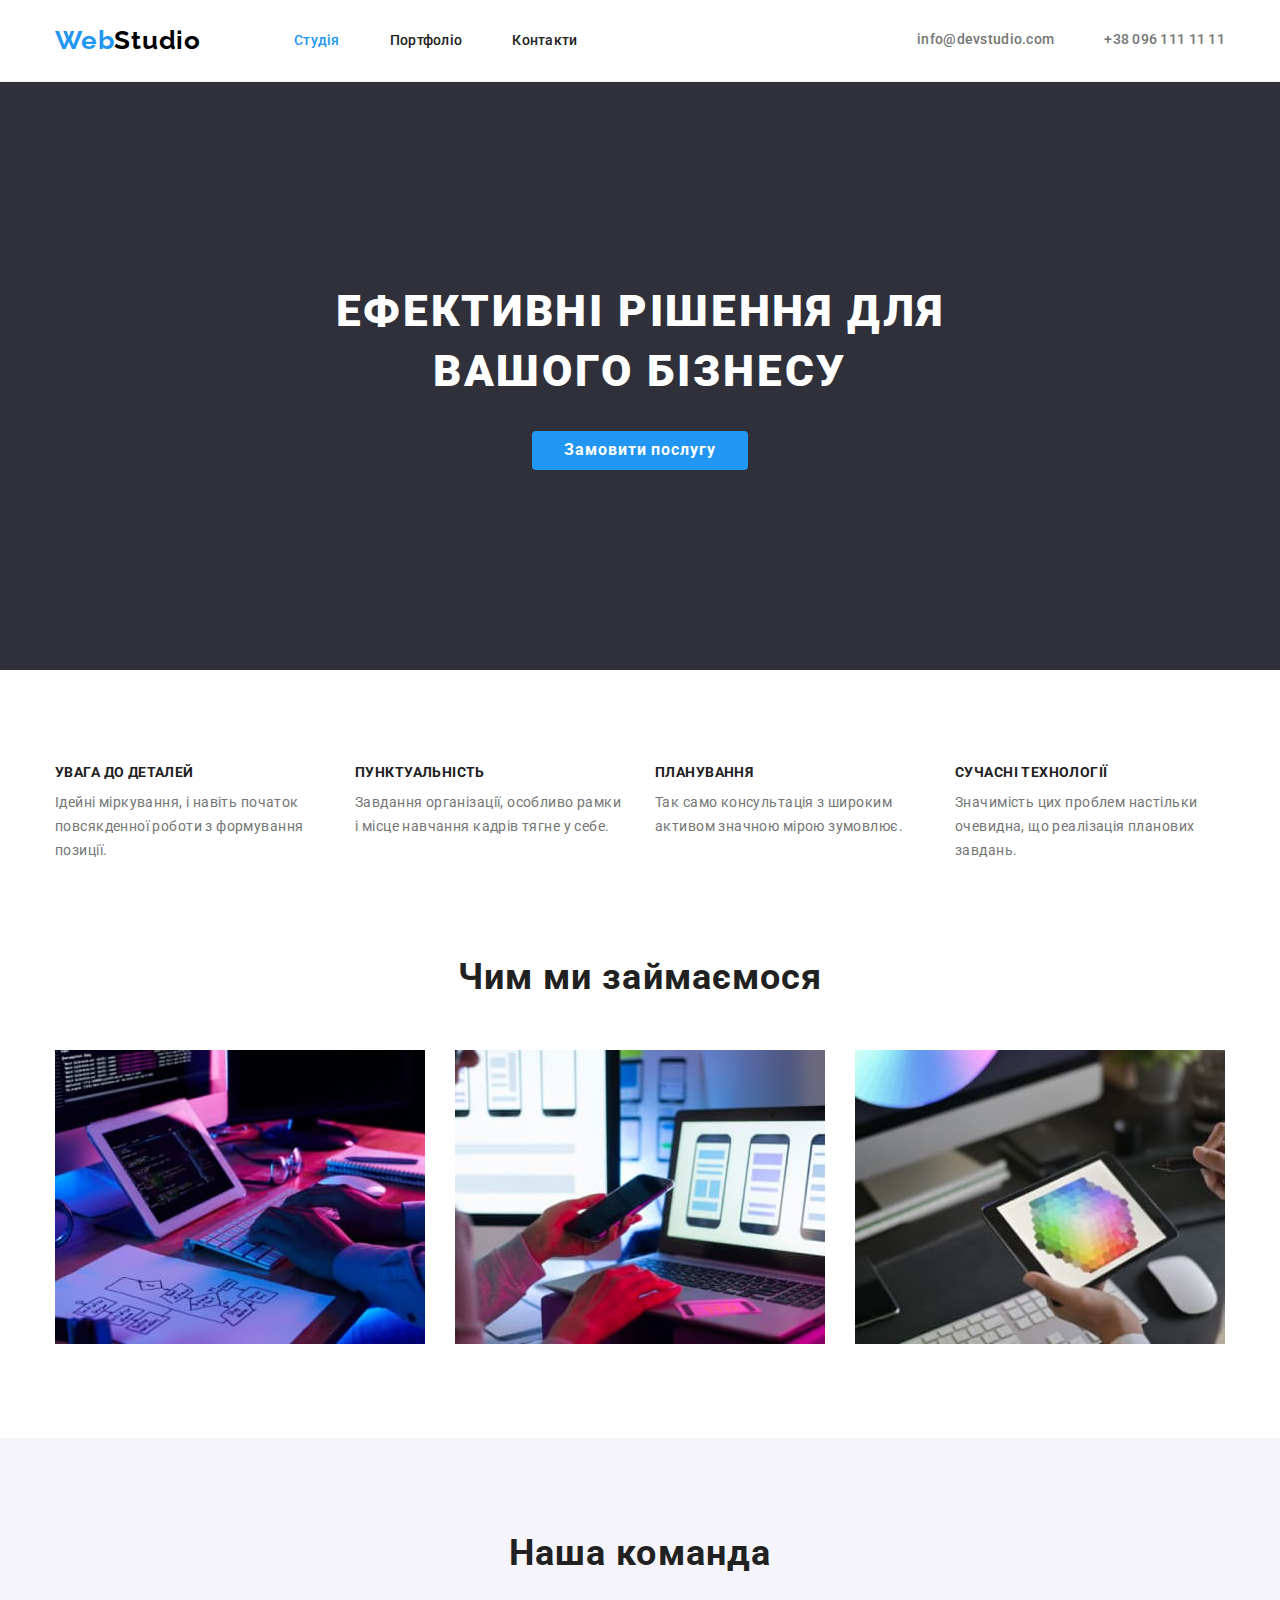
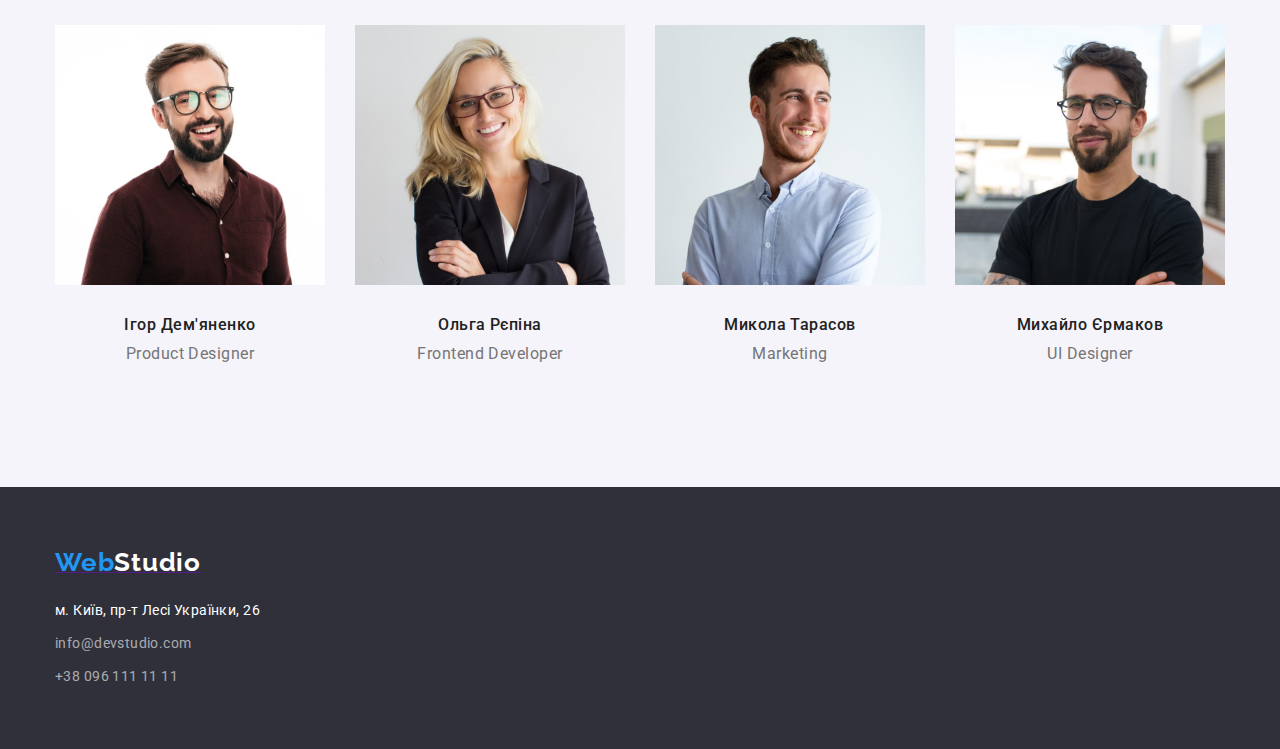
<file: index.html>
<!DOCTYPE html>
<html lang="uk">
  <head>
    <meta charset="UTF-8" />
    <meta name="viewport" content="width=device-width, initial-scale=1.0" />
    <title>Студія</title>
    <link rel="preconnect" href="https://fonts.googleapis.com" />
    <link rel="preconnect" href="https://fonts.gstatic.com" crossorigin />
    <link
      href="https://fonts.googleapis.com/css2?family=Raleway:wght@700&family=Roboto:wght@400;500;700;900&display=swap"
      rel="stylesheet"
    />
    <link
      rel="stylesheet"
      href="https://cdnjs.cloudflare.com/ajax/libs/modern-normalize/2.0.0/modern-normalize.min.css"
    />
    <link rel="stylesheet" href="./css/styles.css" />
  </head>
  <body>
    <!--Заголовок-->
    <header class="header">
      <div class="container header-flex">
        <nav class="header-flex">
          <a href="./index.html" class="logo list">
            <span class="logo-accent">Web</span>Studio
          </a>
          <ul class="site-nav list">
            <li class="item">
              <a href="./index.html" class="current">Студія</a>
            </li>
            <li class="item"><a href="./portfolio.html">Портфоліо</a></li>
            <li class="item"><a href="">Контакти</a></li>
          </ul>
        </nav>
        <ul class="contacts list">
          <li class="item">
            <a href="mailto:info@devstudio.com">info@devstudio.com</a>
          </li>
          <li class="item">
            <a href="tel:+380961111111">+38 096 111 11 11</a>
          </li>
        </ul>
      </div>
    </header>

    <!--Основная часть-->
    <main>
      <section class="main-section">
        <div class="container">
          <h1 class="main-header">Ефективні рішення для вашого бізнесу</h1>
          <button type="button" class="button">Замовити послугу</button>
        </div>
      </section>
      <section class="advantages">
        <div class="container">
          <h2 class="visually-hidden">Преимущества</h2>
          <ul class="list advantages-flex">
            <li class="item-adv">
              <h3 class="h3-advantages">УВАГА ДО ДЕТАЛЕЙ</h3>
              <p>
                Ідейні міркування, і навіть початок повсякденної роботи з
                формування позиції.
              </p>
            </li>
            <li class="item-adv">
              <h3 class="h3-advantages">ПУНКТУАЛЬНІСТЬ</h3>
              <p>
                Завдання організації, особливо рамки і місце навчання кадрів
                тягне у себе.
              </p>
            </li>
            <li class="item-adv">
              <h3 class="h3-advantages">ПЛАНУВАННЯ</h3>
              <p>
                Так само консультація з широким активом значною мірою зумовлює.
              </p>
            </li>
            <li class="item-adv">
              <h3 class="h3-advantages">СУЧАСНІ ТЕХНОЛОГІЇ</h3>
              <p>
                Значимість цих проблем настільки очевидна, що реалізація
                планових завдань.
              </p>
            </li>
          </ul>
        </div>
      </section>
      <section class="work">
        <div class="container">
          <h2 class="h2-work">Чим ми займаємося</h2>
          <ul class="list item-flex">
            <li class="flex-element">
              <img src="./images/work1.jpg" alt="Вёрстка" width="370" />
            </li>
            <li class="flex-element">
              <img src="./images/work2.jpg" alt="Разработка" width="370" />
            </li>
            <li class="flex-element">
              <img src="./images/work3.jpg" alt="Дизайн" width="370" />
            </li>
          </ul>
        </div>
      </section>
      <section class="team">
        <div class="container">
          <h2 class="h2-team">Наша команда</h2>
          <ul class="list flex-team">
            <li class="team-element">
              <img src="./images/igor.jpg" alt="Ігор" width="270" />
              <div class="team-label">
                <h3 class="h3-team">Ігор Дем'яненко</h3>
                <p class="label">Product Designer</p>
              </div>
            </li>
            <li class="team-element">
              <img src="./images/olga.jpg" alt="Ольга" width="270" />
              <div class="team-label">
                <h3 class="h3-team">Ольга Рєпіна</h3>
                <p class="label">Frontend Developer</p>
              </div>
            </li>
            <li class="team-element">
              <img src="./images/mykola.jpg" alt="Микола" width="270" />
              <div class="team-label">
                <h3 class="h3-team">Микола Тарасов</h3>
                <p class="label">Marketing</p>
              </div>
            </li>
            <li class="team-element">
              <img src="./images/myhailo.jpg" alt="Михайло" width="270" />
              <div class="team-label">
                <h3 class="h3-team">Михайло Єрмаков</h3>
                <p class="label">UI Designer</p>
              </div>
            </li>
          </ul>
        </div>
      </section>
    </main>

    <!--Футер-->
    <footer class="footer">
      <div class="container">
        <a href="" class="logo-ft list">
          <span class="logo logo-accent">Web</span
          ><span class="logo logo-footer">Studio</span>
        </a>
        <address class="address list">
          м. Київ, пр-т Лесі Українки, 26
          <a href="mailto:info@devstudio.com">info@devstudio.com</a>
          <a href="tel:+380961111111">+38 096 111 11 11</a>
        </address>
      </div>
    </footer>
  </body>
</html>
</file>
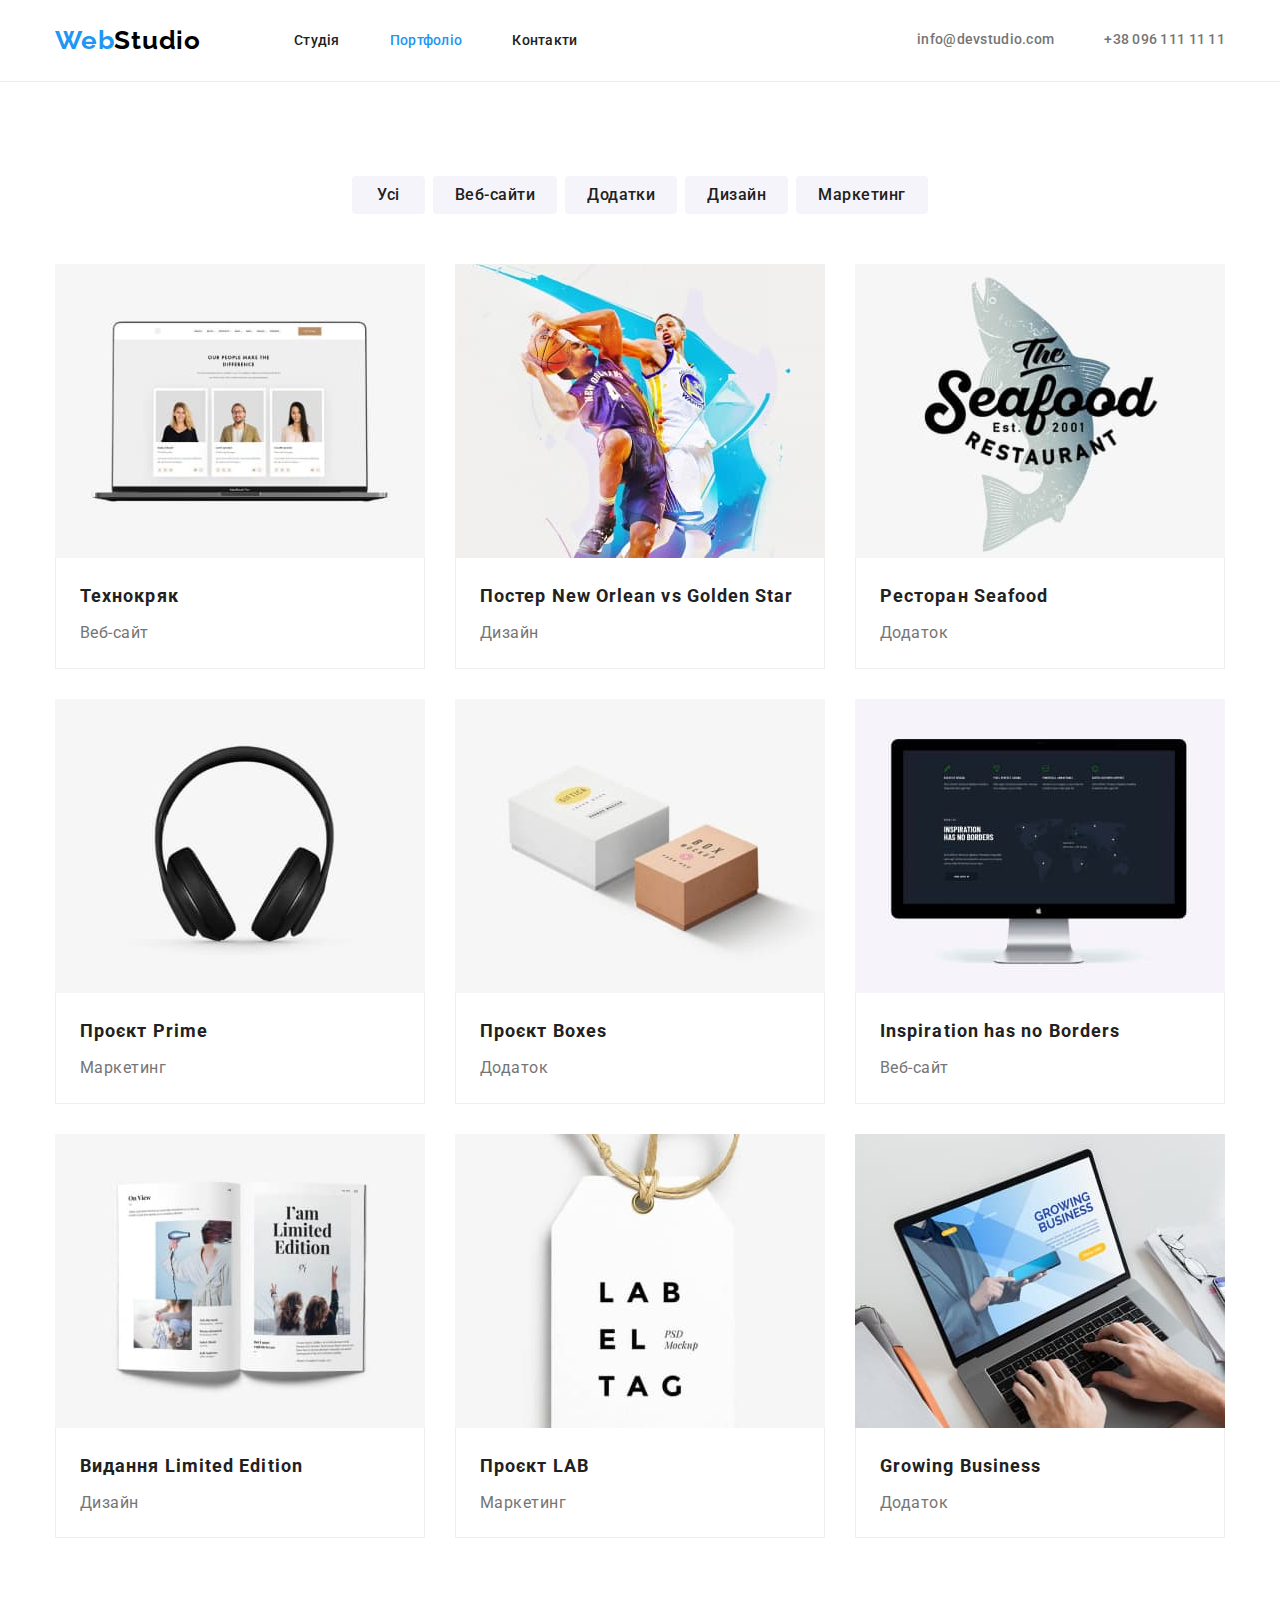
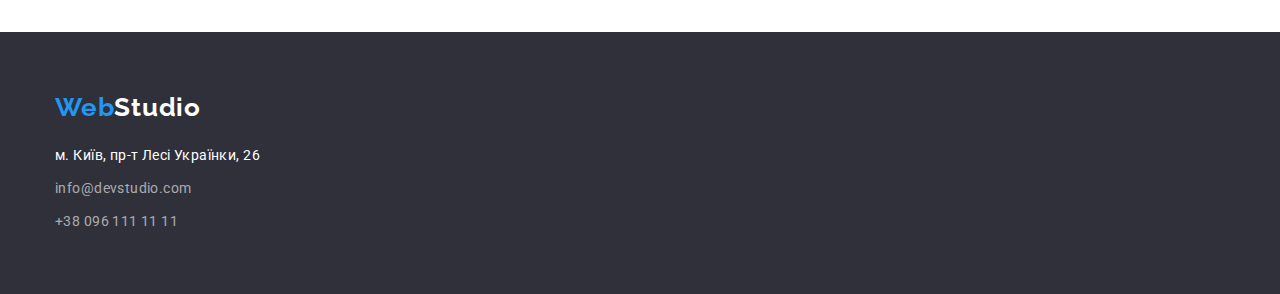
<file: portfolio.html>
<!DOCTYPE html>
<html lang="uk">
  <head>
    <meta charset="UTF-8" />
    <meta name="viewport" content="width=device-width, initial-scale=1.0" />
    <title>Портфоліо</title>
    <link rel="preconnect" href="https://fonts.googleapis.com" />
    <link rel="preconnect" href="https://fonts.gstatic.com" crossorigin />
    <link
      href="https://fonts.googleapis.com/css2?family=Raleway:wght@700&family=Roboto:wght@400;500;700;900&display=swap"
      rel="stylesheet"
    />
    <link
      rel="stylesheet"
      href="https://cdnjs.cloudflare.com/ajax/libs/modern-normalize/2.0.0/modern-normalize.min.css"
    />
    <link rel="stylesheet" href="./css/styles.css" />
  </head>
  <body>
    <!--Заголовок-->
    <header class="header">
      <div class="container header-flex">
        <nav class="header-flex">
          <a href="./index.html" class="logo list">
            <span class="logo-accent">Web</span>Studio
          </a>
          <ul class="site-nav list">
            <li class="item">
              <a href="./index.html">Студія</a>
            </li>
            <li class="item">
              <a href="./portfolio.html" class="current">Портфоліо</a>
            </li>
            <li class="item"><a href="">Контакти</a></li>
          </ul>
        </nav>
        <ul class="contacts list">
          <li class="item">
            <a href="mailto:info@devstudio.com">info@devstudio.com</a>
          </li>
          <li class="item">
            <a href="tel:+380961111111">+38 096 111 11 11</a>
          </li>
        </ul>
      </div>
    </header>

    <!--Основная часть-->
    <main>
      <section class="examples">
        <h1 class="visually-hidden">Примеры</h1>
        <div class="container">
          <ul class="button-portfolio list">
            <li class="button-flex">
              <button type="button" class="item-button first">Усі</button>
            </li>
            <li class="button-flex">
              <button type="button" class="item-button">Веб-сайти</button>
            </li>
            <li class="button-flex">
              <button type="button" class="item-button">Додатки</button>
            </li>
            <li class="button-flex">
              <button type="button" class="item-button">Дизайн</button>
            </li>
            <li class="button-flex">
              <button type="button" class="item-button">Маркетинг</button>
            </li>
          </ul>
          <ul class="list item-flex">
            <li class="flex-element">
              <a href="" class="none-decor">
                <img src="./images/notebook.jpg" alt="Ноутбук" width="370" />
                <div class="portfolio-label">
                  <h2 class="h2-portfolio">Технокряк</h2>
                  <p class="chapter">Веб-сайт</p>
                </div>
              </a>
            </li>
            <li class="flex-element">
              <a href="" class="none-decor">
                <img
                  src="./images/basketball.jpg"
                  alt="Баскетбол"
                  width="370"
                />
                <div class="portfolio-label">
                  <h2 class="h2-portfolio">Постер New Orlean vs Golden Star</h2>
                  <p class="chapter">Дизайн</p>
                </div>
              </a>
            </li>
            <li class="flex-element">
              <a href="" class="none-decor">
                <img src="./images/logo.jpg" alt="Логотип" width="370" />
                <div class="portfolio-label">
                  <h2 class="h2-portfolio">Ресторан Seafood</h2>
                  <p class="chapter">Додаток</p>
                </div>
              </a>
            </li>
            <li class="flex-element">
              <a href="" class="none-decor">
                <img src="./images/headphones.jpg" alt="Наушники" width="370" />
                <div class="portfolio-label">
                  <h2 class="h2-portfolio">Проєкт Prime</h2>
                  <p class="chapter">Маркетинг</p>
                </div>
              </a>
            </li>
            <li class="flex-element">
              <a href="" class="none-decor">
                <img src="./images/boxes.jpg" alt="Коробки" width="370" />
                <div class="portfolio-label">
                  <h2 class="h2-portfolio">Проєкт Boxes</h2>
                  <p class="chapter">Додаток</p>
                </div>
              </a>
            </li>
            <li class="flex-element">
              <a href="" class="none-decor">
                <img src="./images/monitor.jpg" alt="Монитор" width="370" />
                <div class="portfolio-label">
                  <h2 class="h2-portfolio">Inspiration has no Borders</h2>
                  <p class="chapter">Веб-сайт</p>
                </div>
              </a>
            </li>
            <li class="flex-element">
              <a href="" class="none-decor">
                <img src="./images/book.jpg" alt="Книга" width="370" />
                <div class="portfolio-label">
                  <h2 class="h2-portfolio">Видання Limited Edition</h2>
                  <p class="chapter">Дизайн</p>
                </div>
              </a>
            </li>
            <li class="flex-element">
              <a href="" class="none-decor">
                <img src="./images/label.jpg" alt="Бирка" width="370" />
                <div class="portfolio-label">
                  <h2 class="h2-portfolio">Проєкт LAB</h2>
                  <p class="chapter">Маркетинг</p>
                </div>
              </a>
            </li>
            <li class="flex-element">
              <a href="" class="none-decor">
                <img src="./images/business.jpg" alt="Бизнес" width="370" />
                <div class="portfolio-label">
                  <h2 class="h2-portfolio">Growing Business</h2>
                  <p class="chapter">Додаток</p>
                </div>
              </a>
            </li>
          </ul>
        </div>
      </section>
    </main>

    <!--Футер-->
    <footer class="footer">
      <div class="container">
        <div class="logo-ft">
          <a href="" class="logo list">
            <span class="logo-accent">Web</span
            ><span class="logo-footer">Studio</span>
          </a>
        </div>
        <address class="address list">
          м. Київ, пр-т Лесі Українки, 26
          <a href="mailto:info@devstudio.com">info@devstudio.com</a>
          <a href="tel:+380961111111">+38 096 111 11 11</a>
        </address>
      </div>
    </footer>
  </body>
</html>
</file>
<file: css/styles.css>
/* Глобальные переменные */
:root {
    /* Основной цвет фона */
    --bkg-color: #ffffff;
    /* Цвет фона заголовков */
    --bkg-header: #2F303A;
    /* Вспомогательный цвет фона */
    --bkg-aux: #F5F4FA;
    /* Основной цвет текста */
    --color: #757575;
    /* Базовый цвет логотипа */
    --color-logo: #000000;
    /* Белый цвет */
    --color-white: #ffffff;
    /* Цвет заголовков */
    --color-header: #212121;
    /* Цвет акцента */
    --color-accent: #2196F3;
    /* Цвет контактов в футере */
    --footer-contacts: rgba(255, 255, 255, 0.60);
    /* Цвет разделителя */
    --line: #ececec;
    /* Цвет бордера карточек */
    --color-border: #eeeeee;
}

html {
    box-sizing: border-box;
}

*,
*::before,
*::after {
    box-sizing: inherit;
}

body {
    /* Основной цвет фона */
    background-color: var(--bkg-color); 
    /* Основной цвет текста */
    color: var(--color);
    /* Параметры шрифта */
    font-family: Roboto, sans-serif;
    font-size: 14px;
    font-weight: 400;
    line-height: 1.71;
    letter-spacing: 0.42px;
    /* Сброс отступов */
    margin: 0;
}

/* Общая стилизация заголовков */
h2,
h3 {
    color: var(--color-header);
    background-color: transparent;
    margin-top: 0px;
    margin-bottom: 10px;
}

img {
    display: block;
}

/* Стили контейнера */
.container {
    width: 1200px;
    margin-left: auto;
    margin-right: auto;
    padding-left: 15px;
    padding-right: 15px;
}

/* Стиль для сброса настроек */
.list,
li > p
    {
    list-style: none;
    padding: 0px;
    margin: 0px;
}

/* Нижняя линия в хедере */
.header {
    border-bottom: 1px solid #ececec;
}

.main-section .container {
    width: 698px;
}

/* Стиль для сброса подчёркивания ссылок */
.none-decor {
    text-decoration: none;
}

/* Стилизация логотипа */
.logo {
    color: var(--color-logo);

    text-decoration: none;
    font-family: Raleway, sans-serif;
    font-size: 26px;
    font-style: normal;
    font-weight: 700;
    line-height: 1.2;
    letter-spacing: 0.78px;
    margin-right: 93px;
}

.logo-accent {
    color: var(--color-accent);
}

.logo.logo-accent,
.logo.logo-footer {
    margin-right: 0;
}

/* Стилизация навигации по сайту */
.site-nav {
    display: flex;
}
/* Правый отступ для меню, кроме крайнего пункта */
.site-nav .item:not(:last-child) {
    margin-right: 50px;
}

.site-nav a {
    display: block;

    color: var(--color-header);
    text-decoration: none;

    font-weight: 500;
    line-height: 1.2;
    letter-spacing: 0.28px;

    padding-top: 32px;
    padding-bottom: 32px;
}

.site-nav a:hover,
.site-nav a:focus,
.site-nav a.current {
    color: var(--color-accent);

    font-weight: 500;
    line-height: 1.2;
    letter-spacing: 0.28px;
}

/* Стилизация контактов */
.contacts {
    display: flex;
    margin-left: auto;
}
/* Правый отступ для ссылок, кроме крайнего */
.contacts .item:not(:last-child) {
    margin-right: 50px;
}

.contacts a {
    color: var(--color);
    text-decoration: none;

    font-weight: 500;
    line-height: 1.2;
    letter-spacing: 0.28px;
}

.contacts a:hover,
.contacts a:focus {
    color: var(--color-accent);
}

.header-flex {
    display: flex;
    align-items: center;
}

/* Стилизация главной секции */
.main-section {
    color: var(--color-white);
    background-color: var(--bkg-header);
    text-align: center;
    padding-top: 200px;
    padding-bottom: 200px;
}

/* Стилизация заголовка главной секции */
.main-header {
    font-size: 44px;
    font-weight: 900;
    line-height: 1.36;
    letter-spacing: 2.64px;
    text-transform: uppercase;
    margin-top: 0px;
    margin-bottom: 30px;
}

/* Стиль для кнопки в первой секции */
.button {
    display: inline-block;

    color: var(--color-white);
    background-color: var(--color-accent);

    text-align: center;
    font-size: 16px;
    font-weight: 700;
    line-height: 1.87x;
    letter-spacing: 0.96px;

    border-radius: 4px;
    border: 0px;
    padding: 10px 32px;
    min-width: 216px;
}

.button:active {
    color: var(--color-accent);
    background-color: var(--color-white);
}

/* Стилизация секций */
.visually-hidden {
    position: fixed;
    transform: scale(0);
}

.advantages
    {
    background-color: var(--bkg-color);
    padding-top: 94px;
    padding-bottom: 0px;
}

.advantages-flex {
    display: flex;
    justify-items: space-between;
}

.item-adv {
    width: 270px;
    margin-right: 30px;
    justify-content: space-between;
}

.item-adv:last-child {
    margin-right: 0;
}

.work {
    background-color: var(--bkg-color);
    padding-top: 94px;
    padding-bottom: 94px;
}

.h3-advantages {
    font-weight: 700;
    font-size: 14px;
    line-height: 1.2;
    text-transform: uppercase;
}

.flex-hight {
    height: 294px;
}

.h2-work,
.h2-team {
    text-align: center;
    font-size: 36px;
    font-weight: 700;
    line-height: 1.2;
    letter-spacing: 1.08px;

    margin-bottom: 50px;
}

.team {
    background-color: var(--bkg-aux);
    padding-top: 94px;
    padding-bottom: 94px;
}

.h3-team {    
    font-size: 16px;
    font-weight: 500;
    line-height: normal;
    letter-spacing: 0.48px;
}

.team-label {
    padding-top: 30px;
    padding-bottom: 30px;
}

.flex-team {
    display: flex;
    text-align: center;
}

.team-element {
    width: 270px;
    margin-right: 30px;
}

.team-element:last-child {
    margin-right: 0;
}

.label {
    font-size: 16px;
    letter-spacing: 0.48px;
    line-height: normal;
    margin: 0;
}

/* Стиль футера */
.footer {
    background-color: var(--bkg-header);
    padding-top: 60px;
    padding-bottom: 60px;
}

.logo-ft {
    display: block;
    margin-bottom: 20px;
}

.address {
    color: var(--color-white);
    font-style: normal;    
}

.address a {
    display: block;
    color: var(--footer-contacts);
    text-decoration: none;
    margin-top: 9px;
}

.address a:hover,
.address a:focus {
    color: var(--color-accent);
}

.logo-footer {
    color: var(--color-white);
}

/* --- СТИЛИ СТРАНИЦЫ PORTFOLIO --- */
.examples {
    padding-top: 94px;
    padding-bottom: 94px;
}

.button-portfolio {
    display: flex;

    margin-bottom: 50px;
    justify-content: center;
}

.button-flex {
    margin-left: 0;
    margin-right: 8px;
}

.button-flex:last-child {
    margin-right: 0;
}

.item-button {
        color: var(--color-header);
        background-color: var(--bkg-aux);

        text-align: center;
        font-size: 16px;    
        font-weight: 500;
        line-height: 1.62;
        letter-spacing: 0.48px;

        border: 0;
        border-radius: 4px;
        padding-left: 22px;
        padding-right: 22px;
        padding-top: 6px;
        padding-bottom: 6px;

        cursor: pointer;
}

.first {
    padding-left: 25px;
    padding-right: 25px;
}

.button-portfolio button:hover,
.button-portfolio button:focus {
    color: var(--color-white);
    background-color: var(--color-accent);
}

.button-portfolio button:active {
    color: var(--color-accent);
    background-color: var(--color-white);
}

.h2-portfolio {
    color: var(--color-header);
    
    font-size: 18px;
    font-weight: 700;
    line-height: 2;
    letter-spacing: 1.08px;

    margin-bottom: 4px;
}

.chapter {
    color: var(--color);
    
    font-size: 16px;
    line-height: 1.87;
    letter-spacing: 0.48px;

    margin: 0;
}

.item-flex {
    display: flex;
    flex-wrap: wrap;
}

.flex-element {
    width: 370px;
    margin-right: 30px;
    margin-bottom: 30px;
}

.flex-element:nth-child(3n) {
    margin-right: 0;
}

.flex-element:nth-last-child(-n + 3) {
    margin-bottom: 0;
}

.portfolio-label {
    padding-top: 20px;
    padding-bottom: 20px;
    padding-left: 24px;
    padding-right: 24px;

    border-bottom: 1px solid var(--color-border);
    border-left: 1px solid var(--color-border);
    border-right: 1px solid var(--color-border);
}
</file>
